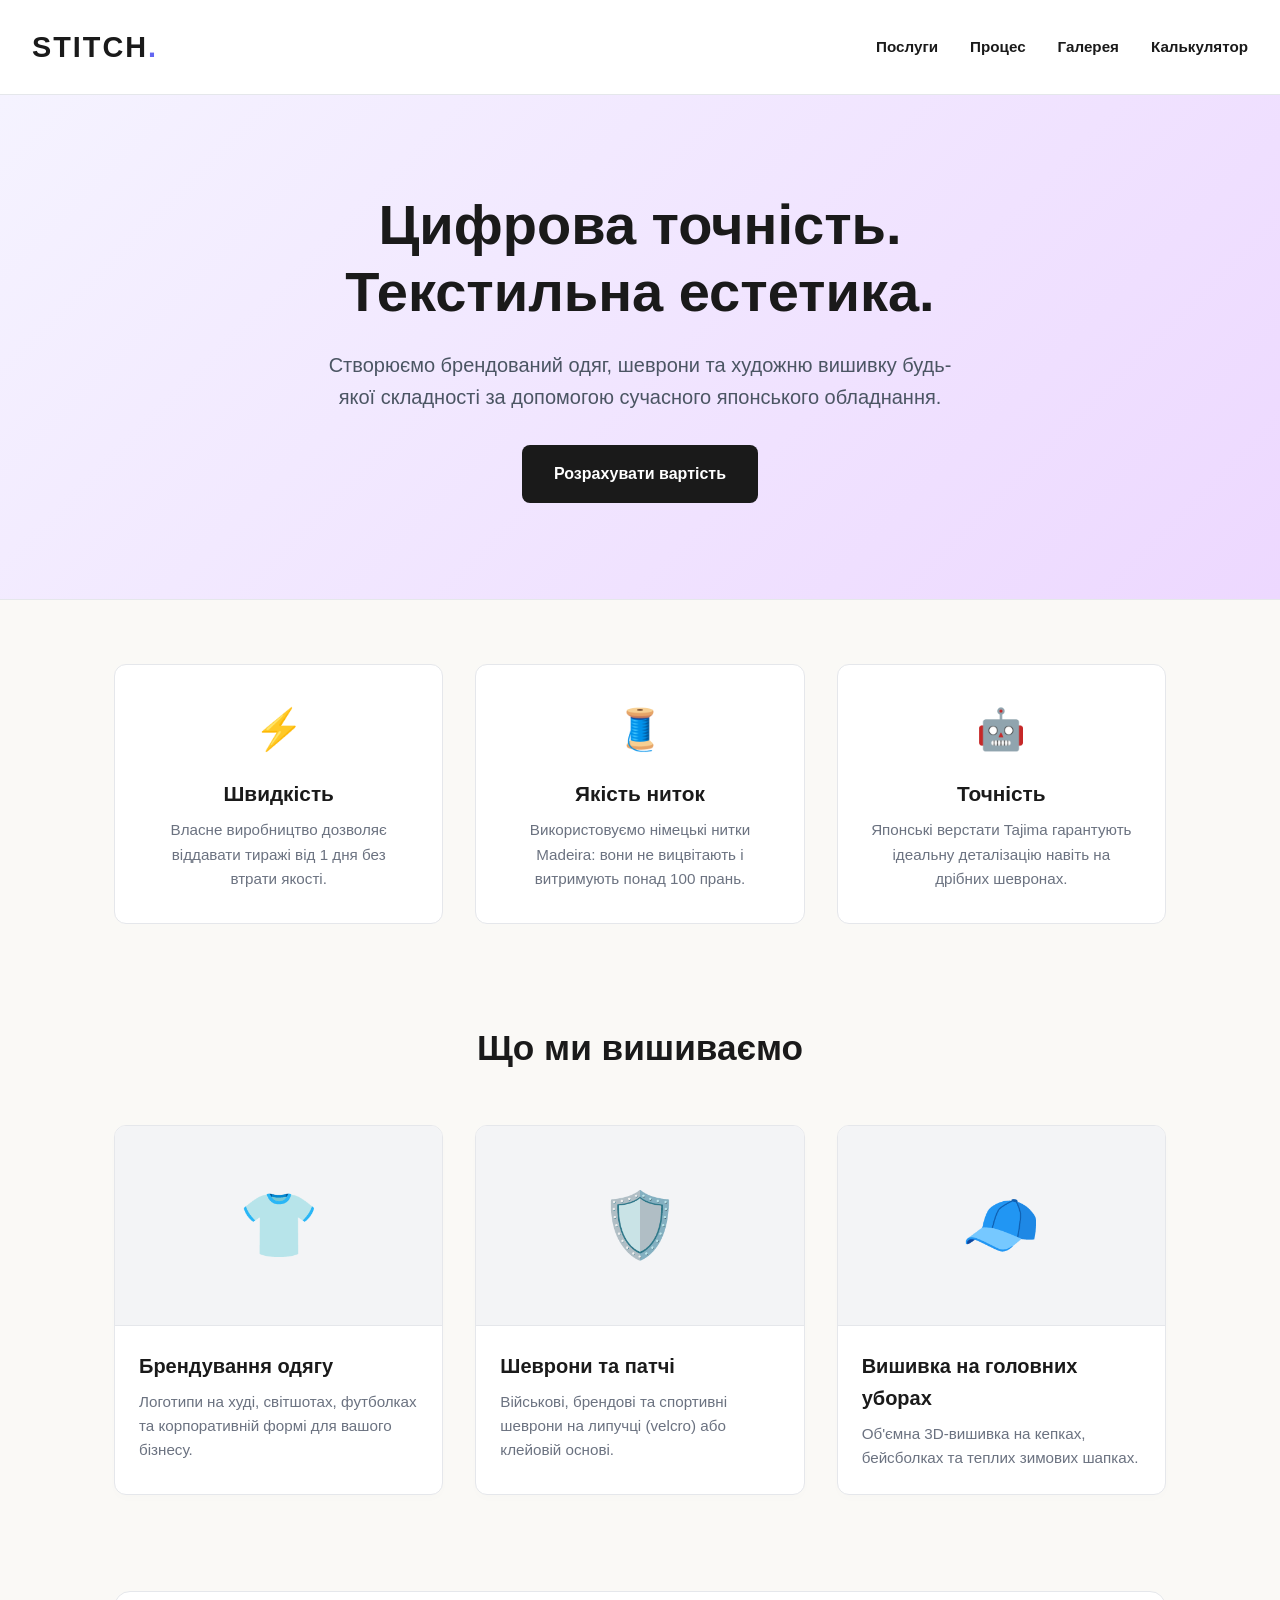
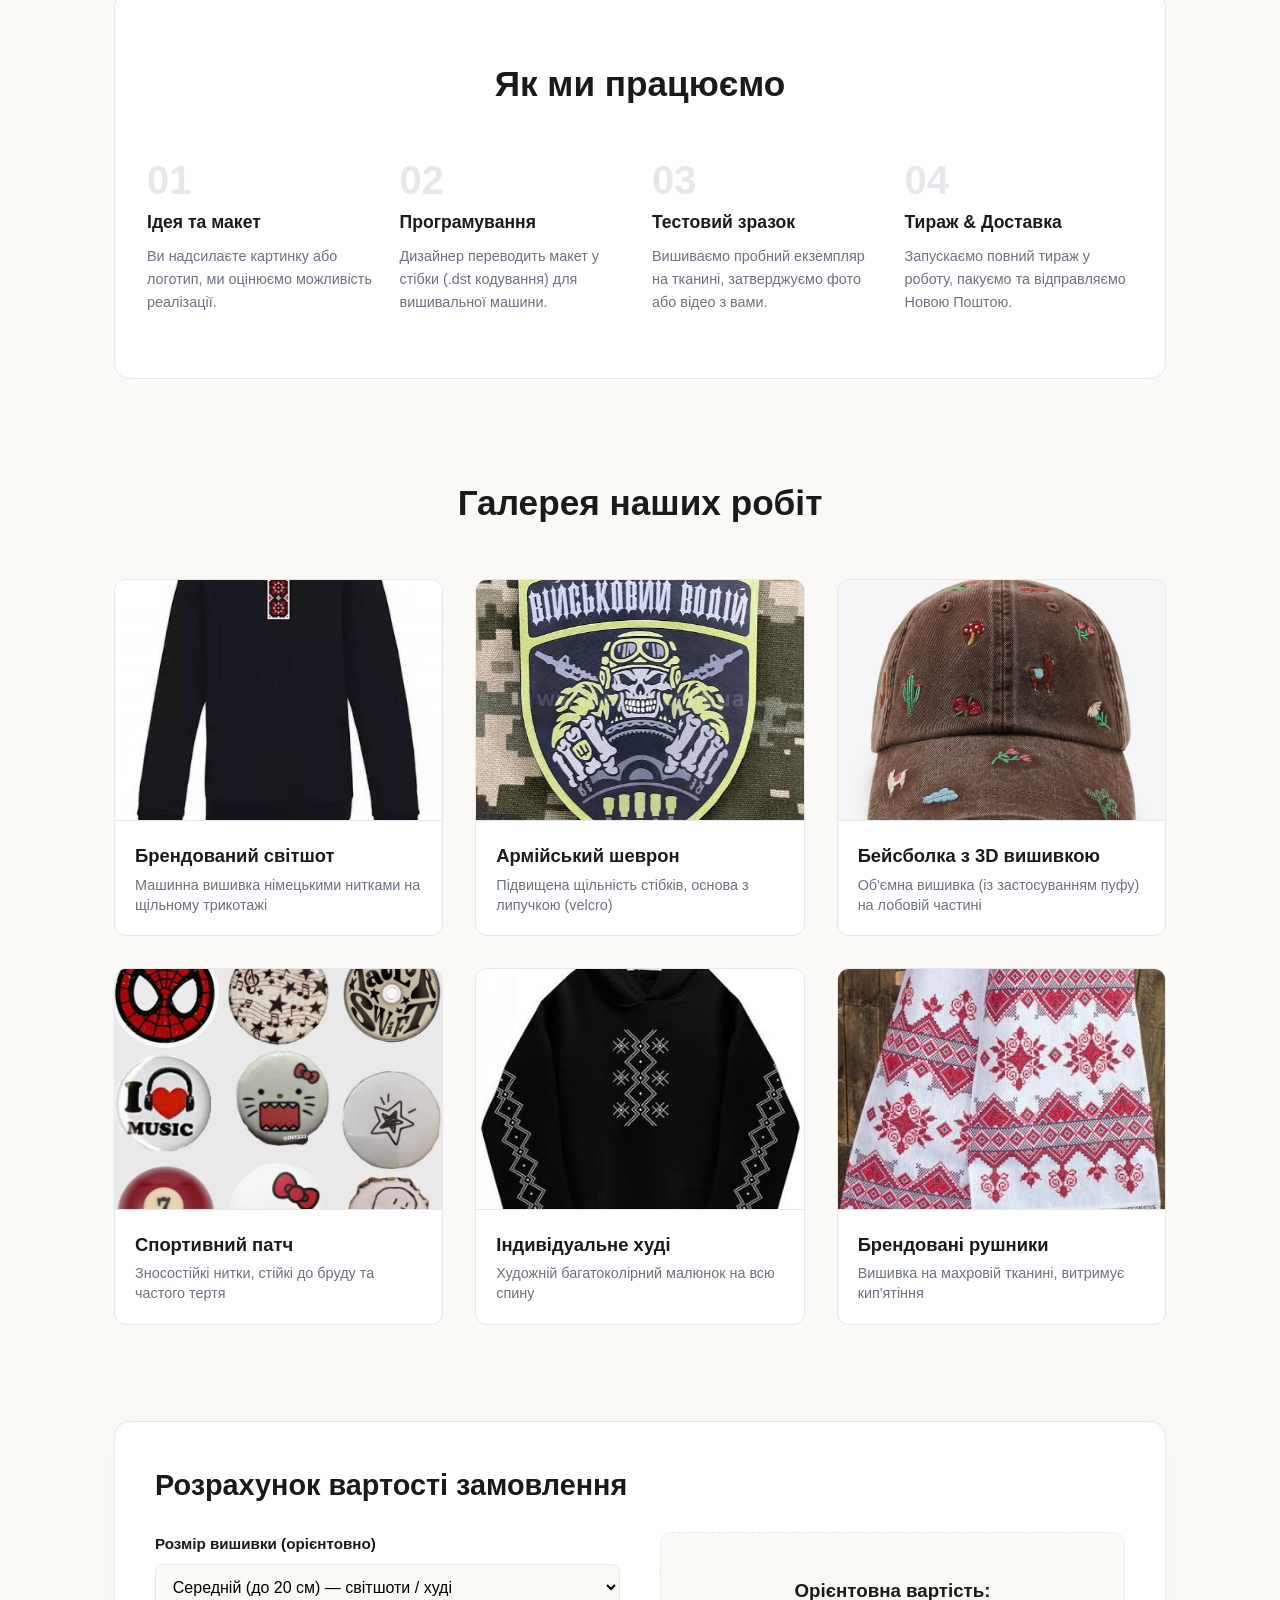
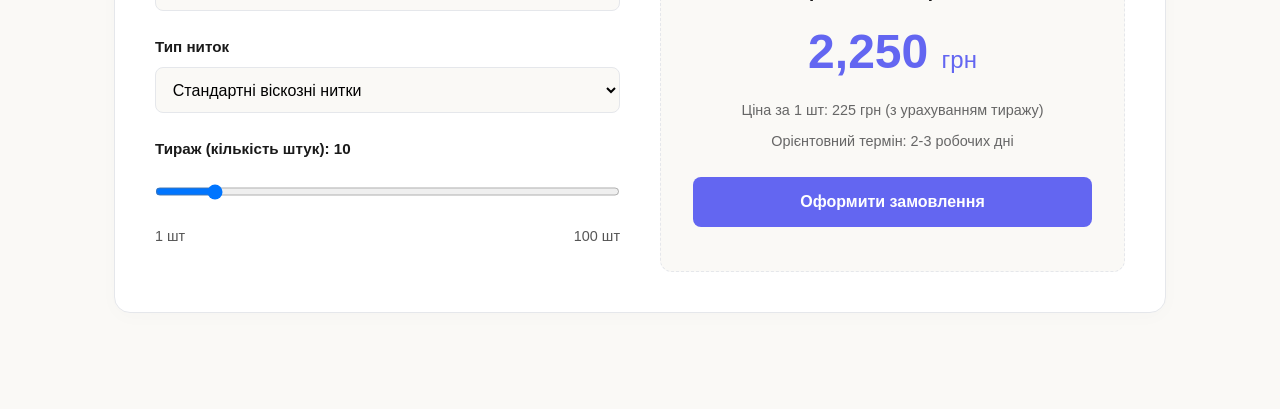
<file: index.html>
<!DOCTYPE html>
<html lang="uk">
<head>
    <meta charset="UTF-8">
    <meta name="viewport" content="width=device-width, initial-scale=1.0">
    <title>STITCH — Майстерня машинної вишивки</title>
    <link rel="stylesheet" href="style.css">
</head>
<body>

    <header>
        <div class="logo">STITCH<span>.</span></div>
        
        <nav class="nav-menu">
            <a href="#services">Послуги</a>
            <a href="#steps">Процес</a>
            <a href="#gallery">Галерея</a>
            <a href="#calculator">Калькулятор</a>
        </nav>
    </header>

  
    <section class="hero-section">
        <div class="container">
            <div class="hero-content">
                <h1>Цифрова точність.<br>Текстильна естетика.</h1>
                <p>Створюємо брендований одяг, шеврони та художню вишивку будь-якої складності за допомогою сучасного японського обладнання.</p>
                <a href="#calculator" class="cta-btn">Розрахувати вартість</a>
            </div>
        </div>
    </section>

    <div class="container">
        
       
        <section class="features">
            <div class="feature-card">
                <div class="feature-icon">⚡</div>
                <h3>Швидкість</h3>
                <p>Власне виробництво дозволяє віддавати тиражі від 1 дня без втрати якості.</p>
            </div>
            <div class="feature-card">
                <div class="feature-icon">🧵</div>
                <h3>Якість ниток</h3>
                <p>Використовуємо німецькі нитки Madeira: вони не вицвітають і витримують понад 100 прань.</p>
            </div>
            <div class="feature-card">
                <div class="feature-icon">🤖</div>
                <h3>Точність</h3>
                <p>Японські верстати Tajima гарантують ідеальну деталізацію навіть на дрібних шевронах.</p>
            </div>
        </section>

        
        <section class="services" id="services">
            <h2 class="section-title">Що ми вишиваємо</h2>
            <div class="services-grid">
                <div class="service-item">
                    <div class="service-img-placeholder">👕</div>
                    <div class="service-desc">
                        <h3>Брендування одягу</h3>
                        <p>Логотипи на худі, світшотах, футболках та корпоративній формі для вашого бізнесу.</p>
                    </div>
                </div>
                <div class="service-item">
                    <div class="service-img-placeholder">🛡️</div>
                    <div class="service-desc">
                        <h3>Шеврони та патчі</h3>
                        <p>Військові, брендові та спортивні шеврони на липучці (velcro) або клейовій основі.</p>
                    </div>
                </div>
                <div class="service-item">
                    <div class="service-img-placeholder">🧢</div>
                    <div class="service-desc">
                        <h3>Вишивка на головних уборах</h3>
                        <p>Об'ємна 3D-вишивка на кепках, бейсболках та теплих зимових шапках.</p>
                    </div>
                </div>
            </div>
        </section>

        <section class="steps-section" id="steps">
            <h2 class="section-title">Як ми працюємо</h2>
            <div class="steps-grid">
                <div class="step-card">
                    <div class="step-num">01</div>
                    <h4>Ідея та макет</h4>
                    <p>Ви надсилаєте картинку або логотип, ми оцінюємо можливість реалізації.</p>
                </div>
                <div class="step-card">
                    <div class="step-num">02</div>
                    <h4>Програмування</h4>
                    <p>Дизайнер переводить макет у стібки (.dst кодування) для вишивальної машини.</p>
                </div>
                <div class="step-card">
                    <div class="step-num">03</div>
                    <h4>Тестовий зразок</h4>
                    <p>Вишиваємо пробний екземпляр на тканині, затверджуємо фото або відео з вами.</p>
                </div>
                <div class="step-card">
                    <div class="step-num">04</div>
                    <h4>Тираж & Доставка</h4>
                    <p>Запускаємо повний тираж у роботу, пакуємо та відправляємо Новою Поштою.</p>
                </div>
            </div>
        </section>

        
<section class="gallery-section" id="gallery">
    <h2 class="section-title">Галерея наших робіт</h2>
    <div class="gallery-grid">
        
       
        <div class="gallery-item">
            <div class="gallery-img-wrapper">
                
                <img src="images/sweatshirt.jpg" alt="Світшот з корпоративним логотипом" onerror="this.src='https://placehold.co/600x500/f3f4f6/4b5563?text=🧵+Світшот+з+логотипом'">
            </div>
            <div class="gallery-item-desc">
                <h3>Брендований світшот</h3>
                <p>Машинна вишивка німецькими нитками на щільному трикотажі</p>
            </div>
        </div>

        
        <div class="gallery-item">
            <div class="gallery-img-wrapper">
                
                <img src="images/chevron.jpg" alt="Військовий шеврон на липучці" onerror="this.src='https://placehold.co/600x500/f3f4f6/4b5563?text=🪖+Військовий+шеврон'">
            </div>
            <div class="gallery-item-desc">
                <h3>Армійський шеврон</h3>
                <p>Підвищена щільність стібків, основа з липучкою (velcro)</p>
            </div>
        </div>

       
        <div class="gallery-item">
            <div class="gallery-img-wrapper">
                <img src="images/cap.jpg" alt="Кепка з об'ємною 3D вишивкою" onerror="this.src='https://placehold.co/600x500/f3f4f6/4b5563?text=🧢+Кепка+з+3D+вишивкою'">
            </div>
            <div class="gallery-item-desc">
                <h3>Бейсболка з 3D вишивкою</h3>
                <p>Об'ємна вишивка (із застосуванням пуфу) на лобовій частині</p>
            </div>
        </div>

        <div class="gallery-item">
            <div class="gallery-img-wrapper">
                <img src="images/patch.jpg" alt="Патч на рюкзак" onerror="this.src='https://placehold.co/600x500/f3f4f6/4b5563?text=🎒+Патч+на+рюкзак'">
            </div>
            <div class="gallery-item-desc">
                <h3>Спортивний патч</h3>
                <p>Зносостійкі нитки, стійкі до бруду та частого тертя</p>
            </div>
        </div>

        <div class="gallery-item">
            <div class="gallery-img-wrapper">
                <img src="images/hoodie.jpg" alt="Худі з індивідуальним дизайном" onerror="this.src='https://placehold.co/600x500/f3f4f6/4b5563?text=🧥+Худі+з+вишивкою'">
            </div>
            <div class="gallery-item-desc">
                <h3>Індивідуальне худі</h3>
                <p>Художній багатоколірний малюнок на всю спину</p>
            </div>
        </div>

        <div class="gallery-item">
            <div class="gallery-img-wrapper">
                <img src="images/towels.jpg" alt="Корпоративні рушники з вишивкою" onerror="this.src='https://placehold.co/600x500/f3f4f6/4b5563?text=🧵+Корпоративні+рушники'">
            </div>
            <div class="gallery-item-desc">
                <h3>Брендовані рушники</h3>
                <p>Вишивка на махровій тканині, витримує кип'ятіння</p>
            </div>
        </div>

    </div>
</section>

        <section class="calculator-section" id="calculator">
            <h2>Розрахунок вартості замовлення</h2>
            <div class="calc-grid">
                
                <div class="calc-inputs">
                    <div class="form-group">
                        <label for="size">Розмір вишивки (орієнтовно)</label>
                        <select id="size">
                            <option value="small">Малий (до 10 см) — на кепках / грудях</option>
                            <option value="medium" selected>Середній (до 20 см) — світшоти / худі</option>
                            <option value="large">Великий (до 30 см) — спина куртки</option>
                        </select>
                    </div>

                    <div class="form-group">
                        <label for="thread">Тип ниток</label>
                        <select id="thread">
                            <option value="standard">Стандартні віскозні нитки</option>
                            <option value="metallic">Металізовані (золото/срібло) (+30%)</option>
                        </select>
                    </div>

                    <div class="form-group">
                        <label for="quantity">Тираж (кількість штук): <span id="qty-label">10</span></label>
                        <input type="range" id="quantity" min="1" max="100" value="10">
                        <div class="range-value">
                            <span>1 шт</span>
                            <span>100 шт</span>
                        </div>
                    </div>
                </div>

                <div class="result-box">
                    <h3>Орієнтовна вартість:</h3>
                    <div class="price-display" id="total-price">0 <span>грн</span></div>
                    <div class="meta-info" id="per-item-price">Ціна за 1 шт: 0 грн</div>
                    <div class="meta-info" id="term-delivery">Термін виконання: 2-3 дні</div>
                    <button class="order-btn" id="open-modal-btn">Оформити замовлення</button>
                </div>

            </div>
        </section>
    </div>

    <div class="modal-overlay" id="modal-overlay">
        <div class="modal-window">
            <button class="close-btn" id="close-modal-btn">&times;</button>
            <h2>Оформлення замовлення</h2>
            <p class="modal-subtitle">Залиште контакти, і менеджер зв'яжеться з вами для обговорення деталей.</p>
            
            <div class="order-summary-box">
                <p><strong>Ваш вибір:</strong> <span id="summary-details">...</span></p>
                <p><strong>Сума:</strong> <span id="summary-price" style="color: var(--accent-color); font-weight: bold;">0 грн</span></p>
            </div>
<form id="order-form" action="https://formspree.io/f/xpqgzpkl" method="POST">
    <input type="hidden" name="_language" value="uk" />
    <input type="hidden" name="Деталі_замовлення" id="order_details_hidden">
    <input type="hidden" name="Сума" id="total_price_hidden">
    <div class="form-group">
        <label for="user-name">Ваше ім'я</label>
        <input type="text" name="name" id="user-name" required placeholder="Іван Іванов">
    </div>
    <div class="form-group">
        <label for="user-phone">Номер телефону</label>
        <input type="tel" name="phone" id="user-phone" required placeholder="+380 (99) 000-00-00">
    </div>
    <button type="submit" class="submit-btn">Підтвердити замовлення</button>
            </form>
        </div>
    </div>

    <script src="script.js"></script>
</body>
</html>
</file>
<file: style.css>
/* Базові налаштування та змінні */
:root {
    --bg-color: #faf9f6;
    --text-color: #1a1a1a;
    --accent-color: #6366f1;
    --accent-hover: #4f46e5;
    --card-bg: #ffffff;
    --border-color: #e5e7eb;
}

* {
    box-sizing: border-box;
    margin: 0;
    padding: 0;
    font-family: 'Segoe UI', Tahoma, Geneva, Verdana, sans-serif;
    scroll-behavior: smooth;
}

body {
    background-color: var(--bg-color);
    color: var(--text-color);
    line-height: 1.6;
}

header {
    padding: 1.5rem 2rem;
    display: flex;
    justify-content: space-between;
    align-items: center;
    border-bottom: 1px solid var(--border-color);
    background: var(--card-bg);
    position: sticky;
    top: 0;
    z-index: 100;
}

.logo {
    font-size: 1.8rem;
    font-weight: 800;
    letter-spacing: 2px;
    color: var(--text-color);
}

.logo span {
    color: var(--accent-color);
}

/* СТИЛІ ДЛЯ МЕНЮ */
.nav-menu {
    display: flex;
    gap: 2rem;
}

.nav-menu a {
    text-decoration: none;
    color: var(--text-color);
    font-weight: 600;
    font-size: 0.95rem;
    transition: color 0.2s ease;
}

.nav-menu a:hover {
    color: var(--accent-color);
}

.container {
    max-width: 1100px;
    margin: 0 auto;
    padding: 0 1.5rem;
}

/* Оновлена Геро-секція */
.hero-section {
    background: linear-gradient(135deg, #f5f3ff 0%, #edd8ff 100%);
    padding: 6rem 0;
    text-align: center;
    margin-bottom: 4rem;
    border-bottom: 1px solid var(--border-color);
}

.hero-content h1 {
    font-size: 3.5rem;
    line-height: 1.2;
    margin-bottom: 1.5rem;
    font-weight: 900;
}

.hero-content p {
    font-size: 1.25rem;
    color: #4b5563;
    max-width: 650px;
    margin: 0 auto 2rem auto;
}

.cta-btn {
    display: inline-block;
    background-color: var(--text-color);
    color: white;
    text-decoration: none;
    padding: 1rem 2rem;
    font-weight: 600;
    border-radius: 8px;
    transition: transform 0.2s, background-color 0.2s;
}

.cta-btn:hover {
    background-color: var(--accent-color);
    transform: translateY(-2px);
}

/* Загальні заголовки секцій */
.section-title {
    font-size: 2.2rem;
    font-weight: 800;
    text-align: center;
    margin-bottom: 3rem;
}

/* Секція переваг */
.features {
    display: grid;
    grid-template-columns: repeat(3, 1fr);
    gap: 2rem;
    margin-bottom: 6rem;
}

.feature-card {
    background: var(--card-bg);
    padding: 2rem;
    border-radius: 12px;
    border: 1px solid var(--border-color);
    text-align: center;
    transition: transform 0.3s;
}

.feature-card:hover {
    transform: translateY(-5px);
}

.feature-icon {
    font-size: 2.5rem;
    margin-bottom: 1rem;
}

.feature-card h3 {
    font-size: 1.3rem;
    margin-bottom: 0.5rem;
}

.feature-card p {
    color: #6b7280;
    font-size: 0.95rem;
}

/* Секція Послуг */
.services {
    margin-bottom: 6rem;
    scroll-margin-top: 6rem; /* відступ зверху при скролі через меню */
}

.services-grid {
    display: grid;
    grid-template-columns: repeat(3, 1fr);
    gap: 2rem;
}

.service-item {
    background: var(--card-bg);
    border-radius: 12px;
    border: 1px solid var(--border-color);
    overflow: hidden;
    box-shadow: 0 4px 10px rgba(0,0,0,0.01);
}

.service-img-placeholder {
    height: 200px;
    background-color: #f3f4f6;
    display: flex;
    justify-content: center;
    align-items: center;
    font-size: 4rem;
    border-bottom: 1px solid var(--border-color);
}

.service-desc {
    padding: 1.5rem;
}

.service-desc h3 {
    font-size: 1.25rem;
    margin-bottom: 0.5rem;
}

.service-desc p {
    color: #6b7280;
    font-size: 0.95rem;
}

/* Секція кроків роботи */
.steps-section {
    margin-bottom: 6rem;
    background: #ffffff;
    padding: 4rem 2rem;
    border-radius: 16px;
    border: 1px solid var(--border-color);
    scroll-margin-top: 6rem;
}

.steps-grid {
    display: grid;
    grid-template-columns: repeat(4, 1fr);
    gap: 1.5rem;
}

.step-card {
    position: relative;
}

.step-num {
    font-size: 2.5rem;
    font-weight: 900;
    color: #e5e7eb;
    line-height: 1;
    margin-bottom: 0.5rem;
}

.step-card h4 {
    font-size: 1.1rem;
    margin-bottom: 0.5rem;
}

.step-card p {
    color: #6b7280;
    font-size: 0.9rem;
}

/* СТИЛІ ДЛЯ ГАЛЕРЕЇ */
.gallery-section {
    margin-bottom: 6rem;
    scroll-margin-top: 6rem;
}

.gallery-grid {
    display: grid;
    grid-template-columns: repeat(3, 1fr);
    gap: 1.5rem;
}

.gallery-item {
    background: var(--card-bg);
    border: 1px solid var(--border-color);
    border-radius: 12px;
    overflow: hidden;
    transition: transform 0.3s cubic-bezier(0.16, 1, 0.3, 1), box-shadow 0.3s ease;
    cursor: pointer;
}

.gallery-item:hover {
    transform: scale(1.02);
    box-shadow: 0 10px 25px rgba(99, 102, 241, 0.1);
}

.gallery-img-placeholder {
    height: 250px;
    background-color: #f3f4f6;
    display: flex;
    justify-content: center;
    align-items: center;
    padding: 1rem;
    text-align: center;
    font-weight: 600;
    color: #4b5563;
    font-size: 1.1rem;
}

/* Інтерактивний калькулятор */
.calculator-section {
    background: var(--card-bg);
    border: 1px solid var(--border-color);
    border-radius: 16px;
    padding: 2.5rem;
    box-shadow: 0 4px 20px rgba(0, 0, 0, 0.02);
    margin-bottom: 6rem;
    scroll-margin-top: 6rem;
}

.calculator-section h2 {
    margin-bottom: 1.5rem;
    font-size: 1.8rem;
}

.calc-grid {
    display: grid;
    grid-template-columns: 1fr 1fr;
    gap: 2.5rem;
}

.form-group {
    margin-bottom: 1.5rem;
}

label {
    display: block;
    margin-bottom: 0.5rem;
    font-weight: 600;
    font-size: 0.95rem;
}

select, input[type="range"], input[type="text"], input[type="tel"] {
    width: 100%;
    padding: 0.8rem;
    border: 1px solid var(--border-color);
    border-radius: 8px;
    background: var(--bg-color);
    font-size: 1rem;
    outline: none;
}

select:focus, input[type="text"]:focus, input[type="tel"]:focus {
    border-color: var(--accent-color);
    background: #fff;
}

.range-value {
    display: flex;
    justify-content: space-between;
    font-size: 0.9rem;
    color: #555;
    margin-top: 0.25rem;
}

/* Результати калькулятора */
.result-box {
    background: var(--bg-color);
    border-radius: 12px;
    padding: 2rem;
    display: flex;
    flex-direction: column;
    justify-content: center;
    align-items: center;
    border: 1px dashed var(--border-color);
}

.price-display {
    font-size: 3rem;
    font-weight: 800;
    color: var(--accent-color);
    margin: 0.5rem 0;
}

.price-display span {
    font-size: 1.5rem;
    font-weight: 500;
}

.meta-info {
    font-size: 0.9rem;
    color: #666;
    margin-bottom: 0.5rem;
}

.order-btn, .submit-btn {
    width: 100%;
    background-color: var(--accent-color);
    color: white;
    border: none;
    padding: 1rem;
    font-size: 1rem;
    font-weight: 600;
    border-radius: 8px;
    cursor: pointer;
    transition: background 0.2s ease;
    margin-top: 1rem;
}

.order-btn:hover, .submit-btn:hover {
    background-color: var(--accent-hover);
}

/* МОДАЛЬНЕ ВІКНО */
.modal-overlay {
    position: fixed;
    top: 0;
    left: 0;
    width: 100%;
    height: 100%;
    background-color: rgba(0, 0, 0, 0.4);
    backdrop-filter: blur(4px);
    display: flex;
    justify-content: center;
    align-items: center;
    z-index: 1000;
    opacity: 0;
    pointer-events: none;
    transition: opacity 0.3s ease;
}

.modal-overlay.active {
    opacity: 1;
    pointer-events: auto;
}

.modal-window {
    background: var(--card-bg);
    padding: 2.5rem;
    border-radius: 16px;
    max-width: 450px;
    width: 90%;
    position: relative;
    box-shadow: 0 10px 30px rgba(0,0,0,0.1);
    transform: scale(0.9);
    transition: transform 0.3s ease;
}

.modal-overlay.active .modal-window {
    transform: scale(1);
}

.close-btn {
    position: absolute;
    top: 1rem;
    right: 1.2rem;
    background: none;
    border: none;
    font-size: 2rem;
    cursor: pointer;
    color: #999;
}

.close-btn:hover {
    color: var(--text-color);
}

.modal-subtitle {
    font-size: 0.9rem;
    color: #666;
    margin-bottom: 1.5rem;
}

.order-summary-box {
    background: var(--bg-color);
    padding: 1rem;
    border-radius: 8px;
    margin-bottom: 1.5rem;
    font-size: 0.95rem;
    border-left: 4px solid var(--accent-color);
}

.order-summary-box p {
    margin-bottom: 0.25rem;
}

/* Адаптивність для планшетів та смартфонів */
@media (max-width: 968px) {
    header {
        flex-direction: column;
        gap: 1rem;
    }
    .features, .services-grid, .gallery-grid {
        grid-template-columns: 1fr;
    }
    .steps-grid {
        grid-template-columns: repeat(2, 1fr);
        gap: 2rem;
    }
    .calc-grid {
        grid-template-columns: 1fr;
    }
    .hero-content h1 {
        font-size: 2.5rem;
    }
}

@media (max-width: 480px) {
    .nav-menu {
        gap: 1rem;
        flex-wrap: wrap;
        justify-content: center;
    }
    .steps-grid {
        grid-template-columns: 1fr;
    }
}
/* ОНОВЛЕНІ СТИЛІ ДЛЯ ГАЛЕРЕЇ */
.gallery-section {
    margin-bottom: 6rem;
    scroll-margin-top: 6rem;
}

.gallery-grid {
    display: grid;
    grid-template-columns: repeat(3, 1fr);
    gap: 2rem;
}

.gallery-item {
    background: var(--card-bg);
    border: 1px solid var(--border-color);
    border-radius: 12px;
    overflow: hidden;
    display: flex;
    flex-direction: column;
    transition: transform 0.3s cubic-bezier(0.16, 1, 0.3, 1), box-shadow 0.3s ease;
    cursor: pointer;
}

.gallery-img-wrapper {
    width: 100%;
    height: 240px;
    overflow: hidden;
    background-color: #f3f4f6;
}

.gallery-img-wrapper img {
    width: 100%;
    height: 100%;
    object-fit: cover; 
    object-position: center; 
    transition: transform 0.5s ease; 
}

.gallery-item:hover {
    transform: translateY(-4px);
    box-shadow: 0 12px 30px rgba(99, 102, 241, 0.12);
}

.gallery-item:hover .gallery-img-wrapper img {
    transform: scale(1.08); 
}


.gallery-item-desc {
    padding: 1.25rem;
    border-top: 1px solid var(--border-color);
}

.gallery-item-desc h3 {
    font-size: 1.15rem;
    color: var(--text-color);
    margin-bottom: 0.25rem;
    font-weight: 700;
}

.gallery-item-desc p {
    font-size: 0.9rem;
    color: #6b7280;
    line-height: 1.4;
}


@media (max-width: 768px) {
    .gallery-grid {
        grid-template-columns: repeat(2, 1fr); 
    }
}

@media (max-width: 480px) {
    .gallery-grid {
        grid-template-columns: 1fr; 
    }
}
</file>
